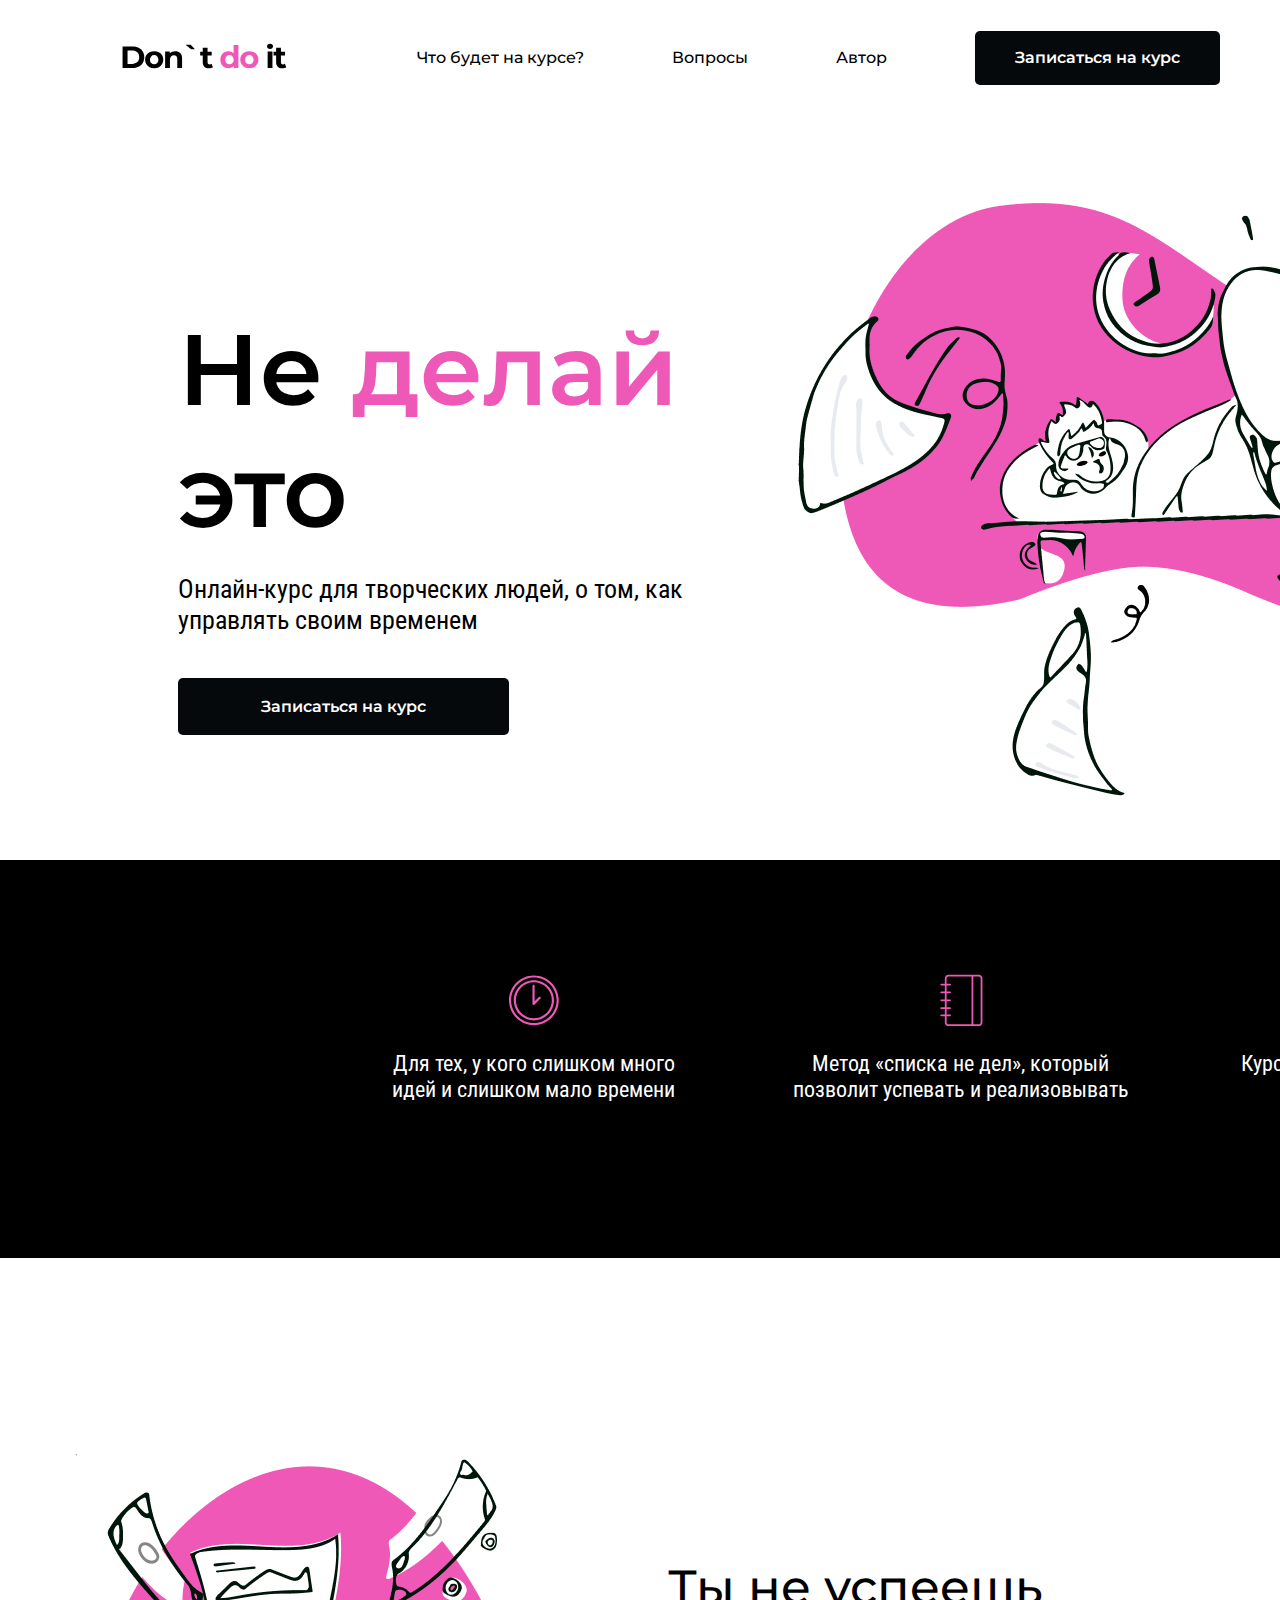
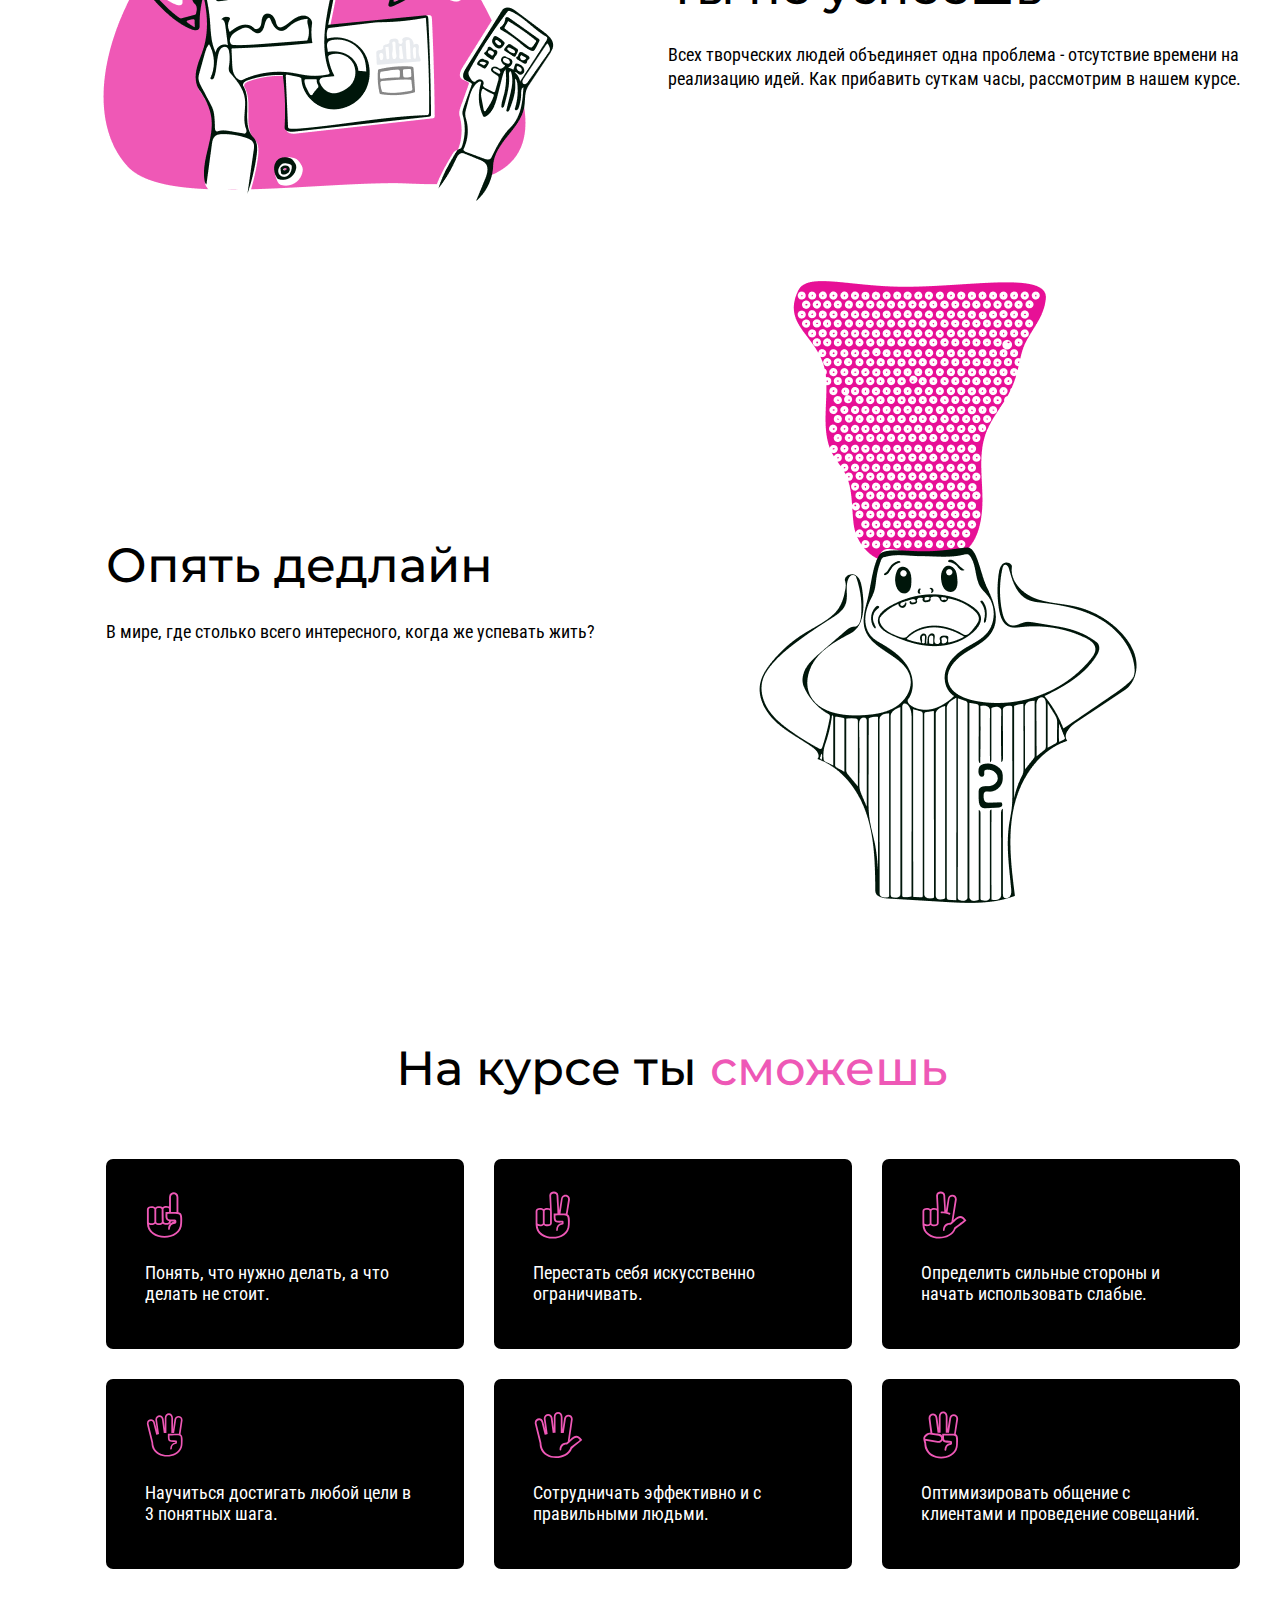
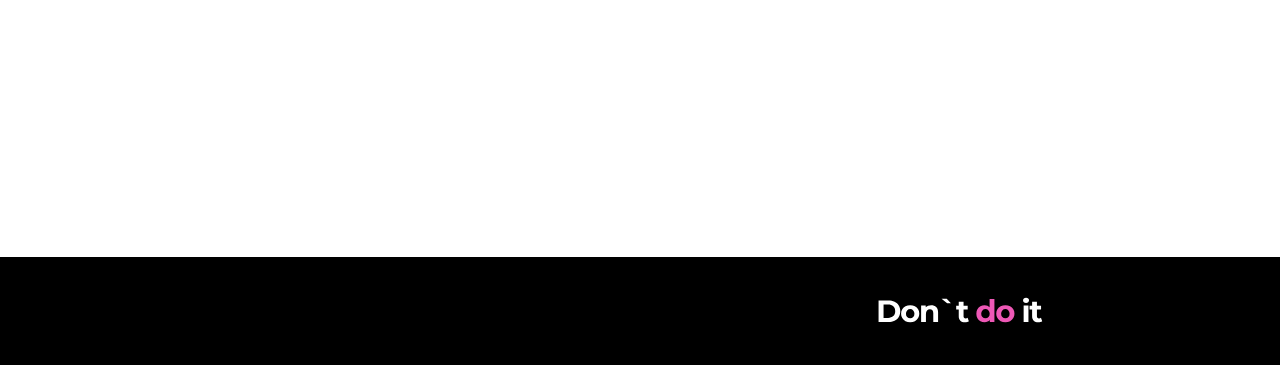
<file: lw6/index.html>
<!DOCTYPE html>
<html lang="ru">
  <head>
    <meta charset="UTF-8">
    <link href="css/style.css" rel="stylesheet">
    <link href="https://fonts.googleapis.com/css2?family=Montserrat:wght@500;600;700&family=Roboto+Condensed&display=swap" rel="stylesheet">
    <title>Don`t do it</title>
    <meta name="viewport" content="width=device-width, initial-scale=1.0">
  </head>
  <body>
    <div class="head">
      <img class="head__logo" src="images/logo.svg" alt="Лого" />
      <div class="head__content">
        <span class="head__nav">Что будет на курсе?</span>
        <span class="head__nav">Вопросы</span>
        <span class="head__nav">Автор</span>
        <span class="head__nav_button_wrapper head__nav_button">Записаться на курс</span>
      </div>  
    </div>
    <div class="title">
      <div class="title__content">   
        <h1 class="title__header">Не <span class="title__header_highlight">делай</span> это</h1>
        <p class="title__text">Онлайн-курс для творческих людей, о том, как управлять своим временем </p>
        <span class="title__header_button_wrapper title__header_button">Записаться на курс</span>
      </div>
      <img class="title__picture" src="images/done.png" alt="Сделано" />
    </div>
    <div class="background__middle">
      <div class="icon">
        <img class="icon-image" src="images/time.svg" alt="time" />
        <p class="icons__text">Для тех, у кого слишком много идей и слишком мало времени</p>
      </div>
      <div class="icon__notebook">
        <img class="icon-image" src="images/notebook.svg" alt="notebook" />
        <p class="icons__text_notebook">Метод «списка не дел», который позволит успевать и реализовывать</p>
      </div>
      <div class="icon">
        <img  class="icon-image" src="images/target.svg" alt="target" />
        <p class="icons__text">Курс научит творческих людей сосредоточиваться</p>
      </div> 
    </div>   
    <div class="finances__block">
      <img src="images/finances.png" alt="Финансы" />
      <div class="finances__block_text">
        <p class="finances__block_text_title">Ты не успеешь</p>
        <p class="finances__block_text_text">Всех творческих людей объединяет одна проблема - отсутствие времени на реализацию идей. Как прибавить суткам часы, рассмотрим в нашем курсе.</p>
      </div>
    </div>
    <div class="mind__block">
      <div class="mind__block_text">
        <p class="mind__block_text_title">Опять дедлайн</p>
        <p class="mind__block_text_text">В мире, где столько всего интересного, когда же успевать жить?</p>
      </div>
      <img class="mind__picture" src="images/mindblowing.png" alt="Разрыв мозга" />
    </div>
    <div class="opportunities">
      <p class="opportunities__title">На курсе ты <span class="title__header_highlight">сможешь</span></p>
      <div class="boxes">
        <div class="first-three-boxes">
          <div class="box">
            <div class="box__wrapper">
              <img class="box__icon" src="images/onefinger.svg" alt="Первая возможность" />
              <p class="first-box__text">Понять, что нужно делать, а что делать не стоит.</p>
            </div>
          </div>
          <div class="box">
            <div class="box__wrapper">
              <img class="box__icon" src="images/twofingers.svg" alt="Вторая возможность" />
              <p class="second-box__text">Перестать себя искусственно ограничивать.</p>
            </div>
          </div>
          <div class="box">
            <div class="box__wrapper">
              <img class="third-box__icon" src="images/threefingers.svg" alt="Третья возможность" />
              <p class="third-box__text">Определить сильные стороны и начать использовать слабые.</p>
            </div>
          </div>
        </div>
        <div class="second-three-boxes">
          <div class="box">
            <div class="box__wrapper">
              <img class="box__icon" src="images/fourfingers.svg" alt="Четвертая возможность" />
              <p class="fourth-box__text">Научиться достигать любой цели в 3 понятных шага.</p>
            </div>
          </div>
          <div class="box">
            <div class="box__wrapper">
              <img class="fifth-box__icon" src="images/fivefingers.svg" alt="Пятая возможность" />
              <p class="fifth-box__text">Сотрудничать эффективно и с правильными людьми.</p>
            </div>
          </div>
          <div class="box">
            <div class="box__wrapper">
              <img class="box__icon" src="images/sixfingers.svg" alt="Шестая возможность" />
              <p class="sixth-box__text">Оптимизировать общение с клиентами и проведение совещаний.</p>
            </div>
          </div>
        </div>
      </div>
    </div>
    <div class="footer__wrapper"><img class="footer__logo_white" src="images/logowhite.svg" alt="Лого" /></div>
  </body>
</html>
</file>
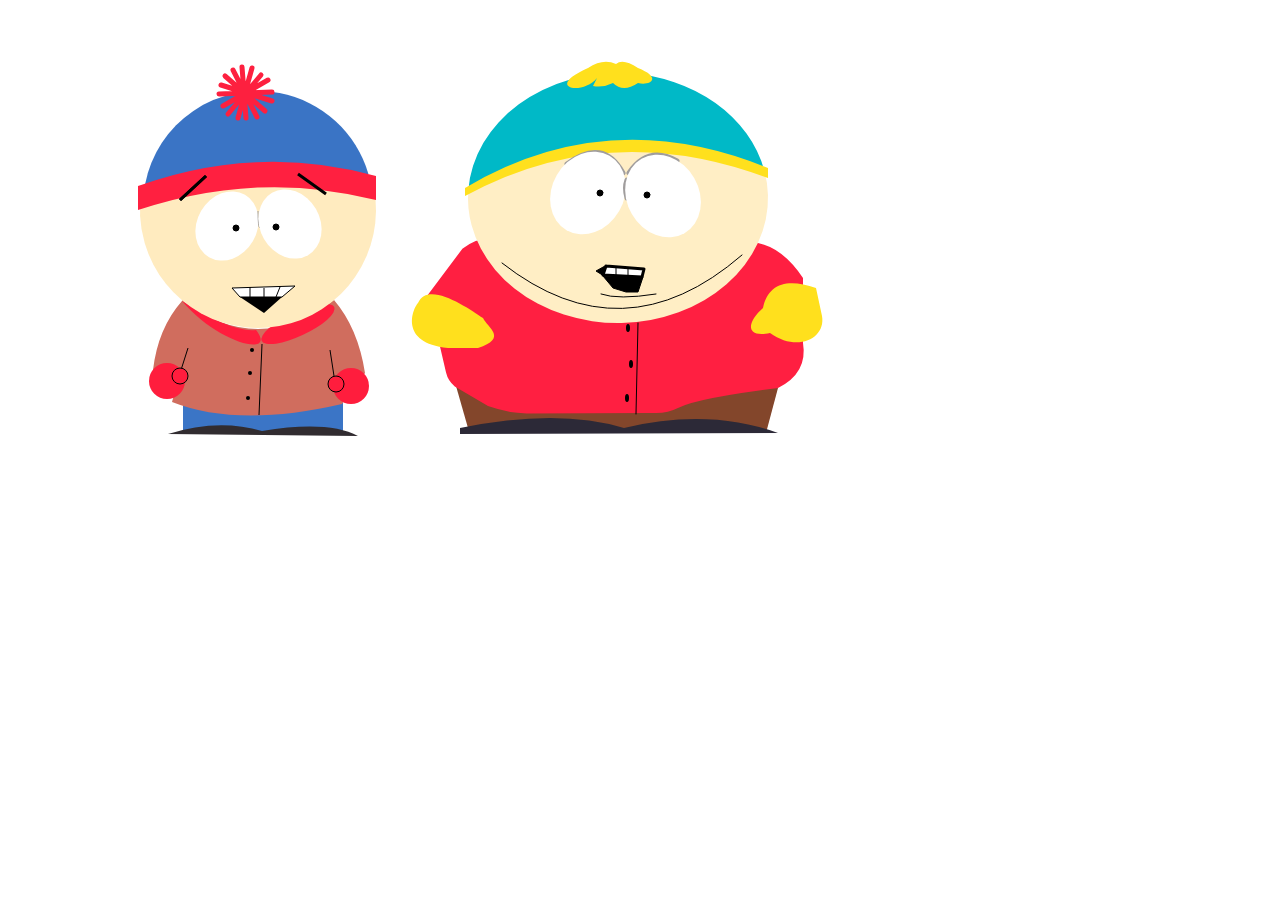
<file: lw14/task1.html>
<!DOCTYPE html>
<html lang="ru">
  <head>
    <meta charset="UTF-8" />
    <title>Lw14</title>
  </head>
  <body>
    <canvas id="myCanvas" width="1000" height="600"></canvas>
    <script>
      window.onload = () => {
        const canvas = document.getElementById("myCanvas");
        const context = canvas.getContext("2d");

        // ПЕРВЫЙ
        // Штаны
        context.beginPath();
        context.rect(175, 395, 160, 30); // прямоугольник 
        context.fillStyle = "#3b75c6";  // определяет цвет для заливки
        context.fill(); // заливка

        // Ноги
        context.beginPath();
        context.moveTo(160, 426);  // передвинуть в нужную точку 
        context.quadraticCurveTo(210, 410, 254, 423); // рисует кривую Безье
        context.quadraticCurveTo(320, 412, 350, 428);
        context.lineTo(160, 426);  // линия
        context.fillStyle = "#312c30";
        context.fill();

        // Куртка
        context.beginPath();
        context.moveTo(174, 293);
        context.quadraticCurveTo(150, 320, 145, 362);
        context.lineTo(173, 362);
        context.lineTo(164, 394);
        context.quadraticCurveTo(230, 420, 334, 396);
        context.lineTo(357, 365);
        context.quadraticCurveTo(350, 320, 326, 292);
        context.quadraticCurveTo(250, 350, 174, 292);
        context.fillStyle = "#d06d5e";
        context.fill();

        // Линии на куртке
        context.beginPath();
        context.moveTo(173, 362);
        context.lineTo(180, 340);
        context.moveTo(326, 368);
        context.lineTo(322, 342);
        context.moveTo(254, 336);
        context.lineTo(251, 407);
        context.stroke();  //рисует заданный контур

        // Пуговицы
        context.fillStyle = "#000";
        context.beginPath();
        context.arc(242, 365, 2, 0, 2 * Math.PI);  // создает дугу/кривую
        context.fill();
        context.beginPath();
        context.arc(244, 342, 2, 0, 2 * Math.PI);
        context.fill();
        context.beginPath();
        context.arc(240, 390, 2, 0, 2 * Math.PI);
        context.fill();

        // Воротник
        context.beginPath();
        context.ellipse(290, 316, 12, 40, Math.PI * 0.361, 0, 2 * Math.PI);
//        context.ellipse(290, 316, 12, 40);
        context.fillStyle = "#ff1d3d";
        context.fill();
        context.beginPath();
        context.moveTo(174, 293);
        context.bezierCurveTo(210, 336, 270, 350, 248, 322);
        context.quadraticCurveTo(225, 325, 174, 293);
        context.fill();

        // Руки
        context.beginPath();
        context.arc(159, 373, 18, 0, 2 * Math.PI);
        context.fill();
        context.beginPath();
        context.arc(172, 368, 8, 0, 2 * Math.PI);
        context.fill();
        context.lineWidth = 1;
        context.stroke();
        context.beginPath();
        context.arc(343, 378, 18, 0, 2 * Math.PI);
        context.fill();
        context.beginPath();
        context.arc(328, 376, 8, 0, 2 * Math.PI);
        context.fill();
        context.stroke();

        // Лицо
        context.beginPath();
        context.arc(250, 202, 118, 1.91 * Math.PI, 1.06 * Math.PI);
        context.fillStyle = "#ffebbf";
        context.fill();

        // Глаза
        context.beginPath();
        context.ellipse(219, 218, 30, 36, Math.PI / 6, 0, 2 * Math.PI);
        context.fillStyle = "#fff";
        context.fill();
        context.beginPath();
        context.moveTo(250, 203);
        context.quadraticCurveTo(250, 220, 252, 220);
        context.strokeStyle = "#a09d9d";
        context.stroke();
        context.beginPath();
        context.ellipse(282, 216, 30, 36, -Math.PI / 6, 0, 2 * Math.PI);
        context.fill();

        // Зубы
        context.beginPath();
        context.moveTo(224, 280);
        context.lineTo(287, 278);
        context.lineTo(274, 289);
        context.lineTo(232, 289);
        context.lineTo(224, 280);
        context.fill();
        context.lineWidth = 1;
        context.moveTo(242, 289);
        context.lineTo(242, 279);
        context.moveTo(256, 289);
        context.lineTo(256, 280);
        context.moveTo(268, 289);
        context.lineTo(272, 279);
        context.strokeStyle = "#000";
        context.stroke();
        context.beginPath();
        context.arc(228, 220, 3, 0, 2 * Math.PI);
        context.fillStyle = "#000";
        context.fill();
        context.stroke();
        context.beginPath();
        context.arc(268, 219, 3, 0, 2 * Math.PI);
        context.fill();
        context.stroke();
        context.beginPath();
        context.moveTo(232, 289);
        context.lineTo(256, 305);
        context.lineTo(274, 289);
        context.fill();

        // Шапка
        context.beginPath();
        context.arc(250, 198, 115, 1.06 * Math.PI, 1.91 * Math.PI);
        context.fillStyle = "#3a74c5";
        context.fill();
        context.beginPath();
        context.moveTo(130, 202);
        context.quadraticCurveTo(250, 162, 368, 192);
        context.lineTo(368, 168);
        context.quadraticCurveTo(250, 135, 130, 178);
        context.fillStyle = "#ff2040";
        context.fill();
        context.beginPath();
        context.moveTo(172, 192);
        context.lineTo(198, 168);
        context.lineWidth = 3;
        context.stroke();
        context.moveTo(318, 186);
        context.lineTo(290, 166);
        context.lineWidth = 3;
        context.stroke();

        context.beginPath();
        context.moveTo(211, 86);
        context.lineTo(264, 84);
        context.moveTo(213, 77);
        context.lineTo(264, 93);
        context.moveTo(217, 68);
        context.lineTo(257, 103);
        context.moveTo(225, 62);
        context.lineTo(249, 109);
        context.moveTo(234, 59);
        context.lineTo(238, 110);
        context.moveTo(244, 60);
        context.lineTo(230, 110);
        context.moveTo(253, 67);
        context.lineTo(220, 106);
        context.moveTo(260, 72);
        context.lineTo(215, 98);
        context.lineCap = "round"; // стиль концов нарисованной линии
        context.lineWidth = 5;  // ширина линии в пикселях
        context.strokeStyle = "#fd203f"; // цвет для обводки
        context.stroke();

        // ВТОРОЙ
				// Ноги
        context.beginPath();
        context.moveTo(448, 378);
        context.lineTo(460, 420);
        context.lineTo(758, 425);
        context.lineTo(770, 380);
        context.lineTo(448, 378);
        context.fillStyle = "#83462b";
        context.fill();

        // Ботинки
        context.beginPath();
        context.moveTo(452, 420);
        context.quadraticCurveTo(550, 400, 616, 420);
        context.quadraticCurveTo(700, 400, 770, 425);
        context.lineTo(452, 426);
        context.fillStyle = "#2c2937";
        context.fill();

        // Тело
        context.beginPath();
        context.moveTo(490, 230);
        context.arcTo(468, 230, 430, 260, 50);
        context.lineTo(410, 300);
        context.lineTo(430, 330);
        context.arcTo(440, 373, 455, 385, 25);
        context.lineTo(480, 398);
        context.arcTo(500, 405, 680, 410, 120);
        context.lineTo(640, 405);
        context.arcTo(660, 405, 670, 400, 50);
        context.quadraticCurveTo(690, 390, 770, 380);
        context.quadraticCurveTo(800, 365, 795, 335);
        context.lineTo(795, 270);
        context.quadraticCurveTo(775, 240, 750, 235);
        context.fillStyle = "#ff1f41";
        context.fill();

        context.beginPath();
        context.ellipse(610, 190, 150, 125, 0, 1.02 * Math.PI, 1.93 * Math.PI);
        context.quadraticCurveTo(600, 100, 460, 184);
        context.fillStyle = "#00b9c7";
        context.fill();

        context.beginPath();
        context.ellipse(610, 190, 150, 125, 0, 1.93 * Math.PI, 1.02 * Math.PI);
        context.quadraticCurveTo(600, 100, 756, 164);
        context.fillStyle = "#ffeec5";
        context.fill();

        context.beginPath();
        context.moveTo(457, 180);
        context.quadraticCurveTo(600, 95, 760, 160);
        context.lineTo(760, 170);
        context.quadraticCurveTo(600, 110, 457, 188);
        context.fillStyle = "#ffe01d";
        context.fill();

        context.beginPath();
        context.moveTo(589, 70);
        context.lineTo(585, 78);
        context.quadraticCurveTo(595, 80, 605, 75);
        context.quadraticCurveTo(615, 85, 630, 75);
        context.bezierCurveTo(642, 78, 655, 70, 630, 60);
        context.quadraticCurveTo(615, 50, 608, 56);
        context.quadraticCurveTo(595, 50, 580, 60);
        context.bezierCurveTo(535, 80, 575, 88, 589, 70);
        context.fill();

        context.beginPath();
        context.moveTo(470, 340);
        context.lineTo(440, 340);
        context.bezierCurveTo(390, 335, 405, 300, 410, 295);
        context.bezierCurveTo(420, 272, 460, 300, 475, 310);
        context.bezierCurveTo(480, 320, 500, 330, 470, 340);
        context.fill();

        context.beginPath();
        context.moveTo(808, 280);
        context.lineTo(814, 308);
        context.bezierCurveTo(818, 330, 790, 345, 762, 325);
        context.bezierCurveTo(738, 330, 738, 315, 755, 300);
        context.bezierCurveTo(760, 275, 780, 270, 808, 280);
        context.fill();

        context.beginPath();
        context.moveTo(559, 156);
        context.quadraticCurveTo(595, 129, 615, 165);
        context.moveTo(621, 165);
        context.quadraticCurveTo(640, 137, 669, 153);
        context.strokeStyle = "#a09d9d";
        context.stroke();

        context.beginPath();
        context.ellipse(580, 185, 36, 43, Math.PI / 6, 0, 2 * Math.PI);
        context.fillStyle = "#fff";
        context.fill();

        context.beginPath();
        context.moveTo(619, 190);
        context.quadraticCurveTo(616, 180, 619, 172);
        context.stroke();

        context.beginPath();
        context.ellipse(655, 188, 36, 43, -Math.PI / 6, 0, 2 * Math.PI);
        context.fill();

        context.beginPath();
        context.moveTo(630, 315);
        context.lineTo(628, 406);
        context.lineWidth = 1;
        context.strokeStyle = "#000";
        context.stroke();

        // --- Зубы
        context.beginPath();
        context.moveTo(598, 258);
        context.lineTo(636, 261);
        context.lineTo(634, 269);
        context.lineTo(595, 267);
        context.lineTo(598, 258);
        context.fill();
        context.lineWidth = 3;
        context.lineJoin = "round";
        context.stroke();

        // Рот
        context.beginPath();
        context.moveTo(596, 268);
        context.lineTo(588, 263);
        context.lineTo(597, 258);
        context.moveTo(595, 268);
        context.lineTo(605, 280);
        context.lineTo(618, 284);
        context.lineTo(630, 284);
        context.lineTo(635, 269);
        context.fillStyle = "#000";
        context.fill();
        context.lineWidth = 1;
        context.stroke();
        context.beginPath();
        context.moveTo(608, 268);
        context.lineTo(608, 260);
        context.moveTo(620, 268);
        context.lineTo(620, 260);
        context.moveTo(593, 286);
        context.quadraticCurveTo(610, 292, 648, 286);
        context.moveTo(494, 255);
        context.quadraticCurveTo(615, 350, 734, 247);
        context.lineWidth = 1;
        context.stroke();

        // Зрачки
        context.beginPath();
        context.arc(592, 185, 3, 0, 2 * Math.PI);
        context.fill();
        context.stroke();
        context.beginPath();
        context.arc(639, 187, 3, 0, 2 * Math.PI);
        context.fill();
        context.stroke();

        // Пуговицы
        context.beginPath();
        context.ellipse(620, 320, 2, 4, 0, 0, 2 * Math.PI);
        context.fill();
        context.beginPath();
        context.ellipse(623, 356, 2, 4, 0, 0, 2 * Math.PI);
        context.fill();
        context.beginPath();
        context.ellipse(619, 390, 2, 4, 0, 0, 2 * Math.PI);
        context.fill();
      };
    </script>
  </body>
</html>
</file>
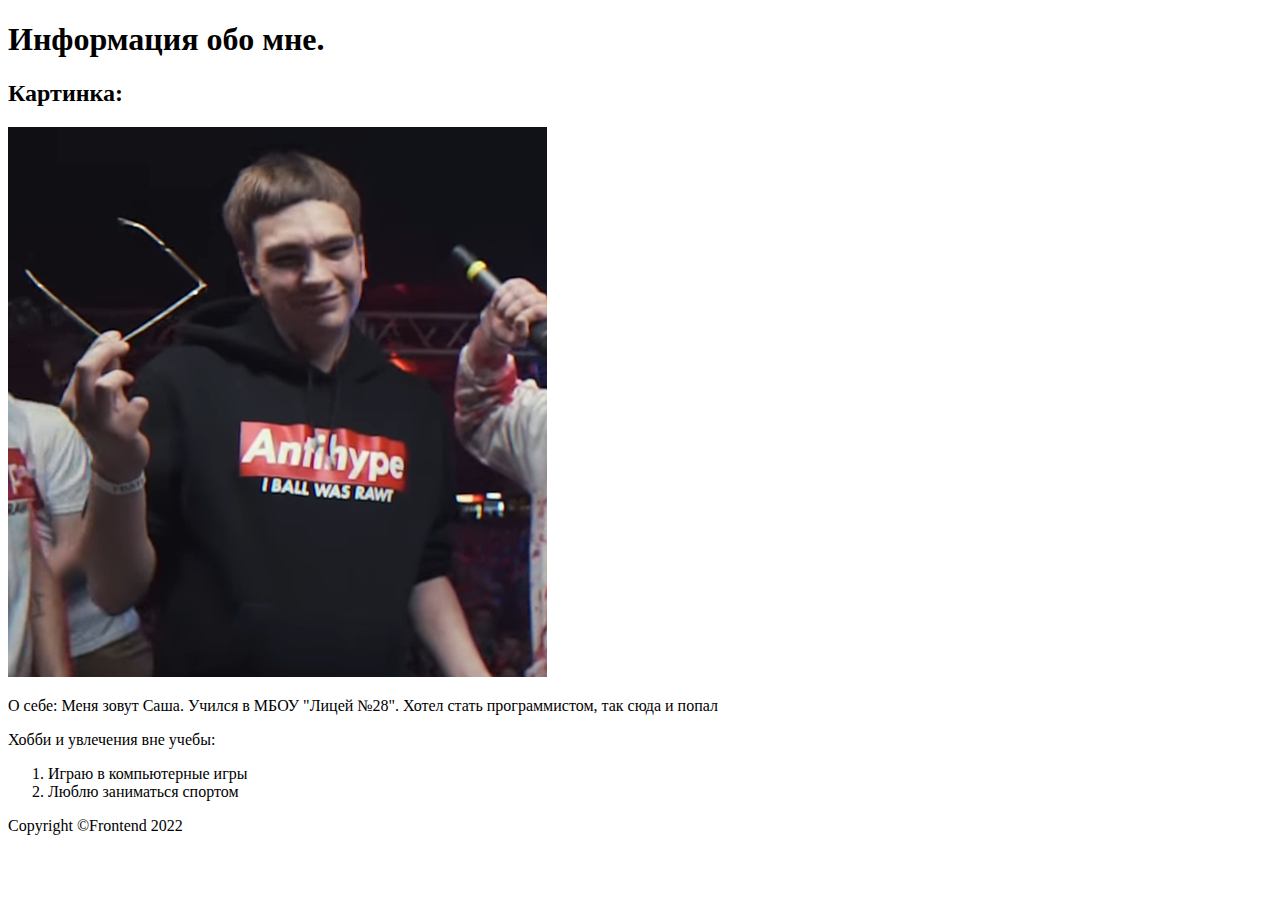
<file: lw4/FirstWebPage.html>
<!DOCTYPE html>
<html lang="ru">
<head>
  <meta charset="UTF-8">
  <title>Михайлов Александр</title>
</head>
<body>
  <header>
    <h1>Информация обо мне.</h1>
  </header>
  <section>
    <h2>Картинка:</h2>
    <img src="images/frontend-backend.png" alt="antihype" />
    <p>О себе: Меня зовут Саша. Учился в МБОУ "Лицей №28". Хотел стать программистом, так сюда и попал</p>
    <p>Хобби и увлечения вне учебы:</p>
    <ol>
      <li>Играю в компьютерные игры</li>
      <li>Люблю заниматься спортом</li>
    </ol>
  </section>
  <footer>
    <p> Copyright &copy;Frontend 2022</p>
  </footer>
</body>
</html>
</file>
<file: lw6/css/style.css>
*
{
    margin: 0;
    padding: 0;
}

.head
{
    padding-top: 28px;
    padding-left: 120px; 
    display: flex;
    flex-direction: row;
    align-items: center;
    justify-content: space-between;
}

.head__content
{
    display: flex;
    align-items: center;
    margin-right: 60px;
    padding-top: 3px;
}

.head__nav
{
    font: 500 16px/1.25 'Montserrat';
    padding-right: 88px;
}

.head__nav_button_wrapper
{
    padding: 19px 40px;
    background: #05090c;
    border-radius: 5px;
    justify-content: center;
    align-items: center;
}

.head__nav_button
{
    font: 600 16px/1 'Montserrat';
    color: #fff;
}

.title
{
    display: flex;
}

.title__content
{
    padding-top: 223px;
    padding-left: 178px;
    flex-direction: column;
    padding-right: 40px; 
}

.title__header_highlight
{
    color: #ee58b6;
}

.title__header
{
    font: 600 100px/1.22 'Montserrat';
}

.title__text
{
    font: 400 26px/1.20 'Roboto Condensed';
    width: 542px;
    padding-top: 22px;
    padding-bottom: 62px;
}

.title__header_button_wrapper
{
    background: #05090c;
    border-radius: 5px;
    justify-content: center;
    align-items: center;
    padding: 19px 83px;
}

.title__header_button
{
    font: 600 16px/16px 'Montserrat';
    color: #fff;
}

.title__picture
{
    margin-left: -5px;
    margin-top: -24px;
}

.background__middle
{
    background :#000;
    display: flex;
    flex-direction: row;
    margin-top: -50px;    
    padding-top: 110px;
    padding-left: 380px;
    padding-bottom: 154px;
}

.icon 
{
    display: flex;
    flex-direction: column;
    align-items: center;
}

.icon__notebook
{
    padding-left: 105px;
    padding-right: 100px;
    display: flex;
    flex-direction: column;
    align-items: center;
}

.icon-image
{
    width: 60px;
    height: 60px;
    padding-bottom: 21px;
}

.icons__text
{
    font: 400 22px/1.2 'Roboto Condensed';
    color: #fff;
    display: flex;
    text-align: center;
    width: 307px;
}

.icons__text_notebook
{
    font: 400 22px/1.2 'Roboto Condensed';
    color: #fff;
    display: flex;
    text-align: center;
    width: 337px;
}

.finances__block
{
    display: flex;
    justify-content: center;
    padding-top: 71px;
    padding-left: 37px;
}

.finances__block_text
{
    display: flex;
    flex-direction: column;
    justify-content: center;
    padding-left: 55px;
    padding-top: 115px;
}

.finances__block_text_title
{
    font: 500 48px/1.26 'Montserrat';
    padding-bottom: 25px;
}

.finances__block_text_text
{
    font: 400 18px/1.35 'Roboto Condensed';
    width: 574px;
}

.mind__block
{
    display: flex;
    justify-content: center;
    padding-left: 65px;
    padding-top: 37px;
}

.mind__block_text
{
    display: flex;
    flex-direction: column;
    justify-content: center;
}

.mind__block_text_title
{
    font: 500 48px/1.26 'Montserrat';
    padding-bottom: 25px;
}

.mind__block_text_text
{
    font: 400 18px/1.35 'Roboto Condensed';
    width: 574px;
}

.mind__picture
{
    margin-top: 5px;
    margin-left: 55px;
}

.opportunities
{
    display: flex;
    flex-direction: column;
    align-items: center;
    padding-top: 100px;
    padding-left: 63px;
    margin-bottom: 288px;
}

.opportunities__title
{
    font: 500 48px/1.26 'Montserrat';
    padding-bottom: 47px;
}

.boxes
{
    padding-top: 14px;
}

.first-three-boxes
{
    display: flex;
    padding-left: 32px;
    margin-bottom: 30px;
}

.second-three-boxes
{
    display: flex;
    padding-left: 32px;
}

.box
{
    padding-right: 30px;
}

.box__wrapper
{
    display: flex;
    flex-direction: column;
    width: 358px;
    height: 190px;
    background: #000;
    border-radius: 7px;
}

.box__icon
{
    width: 37px;
    height: 48px;
    padding-left: 40px;
    padding-top: 32px;
}

.third-box__icon
{
    width: 45px;
    height: 48px;
    padding-left: 40px;
    padding-top: 32px;
}

.fifth-box__icon
{
    width: 49px;
    height: 48px;
    padding-left: 40px;
    padding-top: 32px;
}

.first-box__text
{
    font: 400 18px/1.17 'Roboto Condensed';
    color:#fff;
    padding-left: 39px;
    padding-top: 23px;
    width: 270px;
}

.second-box__text
{
    font: 400 18px/1.17 'Roboto Condensed';
    color:#fff;
    padding-left: 39px;
    padding-top: 23px;
    width: 270px;
}

.third-box__text
{
    font: 400 18px/1.17 'Roboto Condensed';
    color:#fff;
    padding-left: 39px;
    padding-top: 23px;
    width: 273px;
}

.fourth-box__text
{
    font: 400 18px/1.17 'Roboto Condensed';
    color:#fff;
    padding-left: 39px;
    padding-top: 23px;
    width: 270px;
}

.fifth-box__text
{
    font: 400 18px/1.17 'Roboto Condensed';
    color:#fff;
    padding-left: 39px;
    padding-top: 23px;
    width: 270px;
}

.sixth-box__text
{
    font: 400 18px/1.17 'Roboto Condensed';
    color:#fff;
    padding-left: 39px;
    padding-top: 23px;
    width: 286px;
}

.footer__wrapper
{
    display: flex;
    background: #000;
    padding-left: 876px;
    padding-right: 877px; 
}

.footer__highlight
{
    color: #ee58b6;
    padding-left: 5px;
    padding-right: 5px;
}

.footer__logo_white
{
    padding-top: 30px;
    padding-bottom: 30px;
}
</file>
